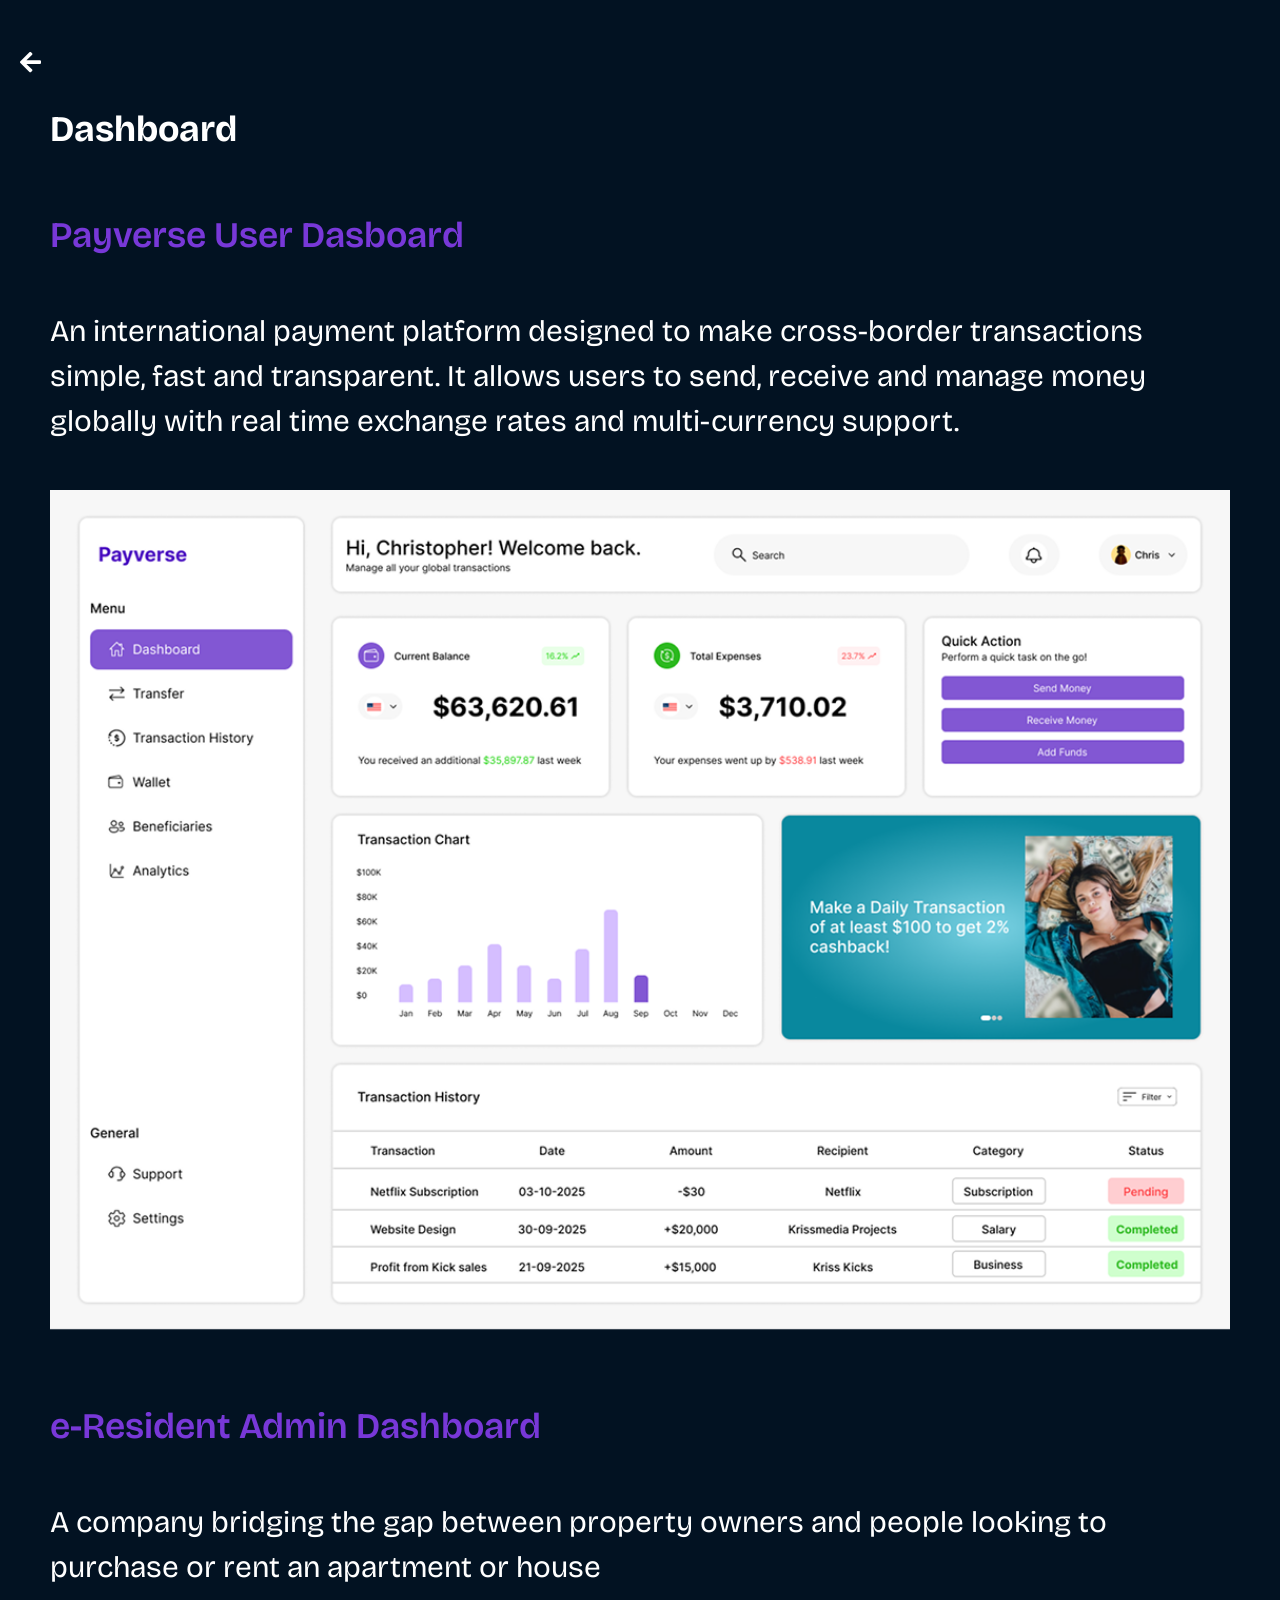
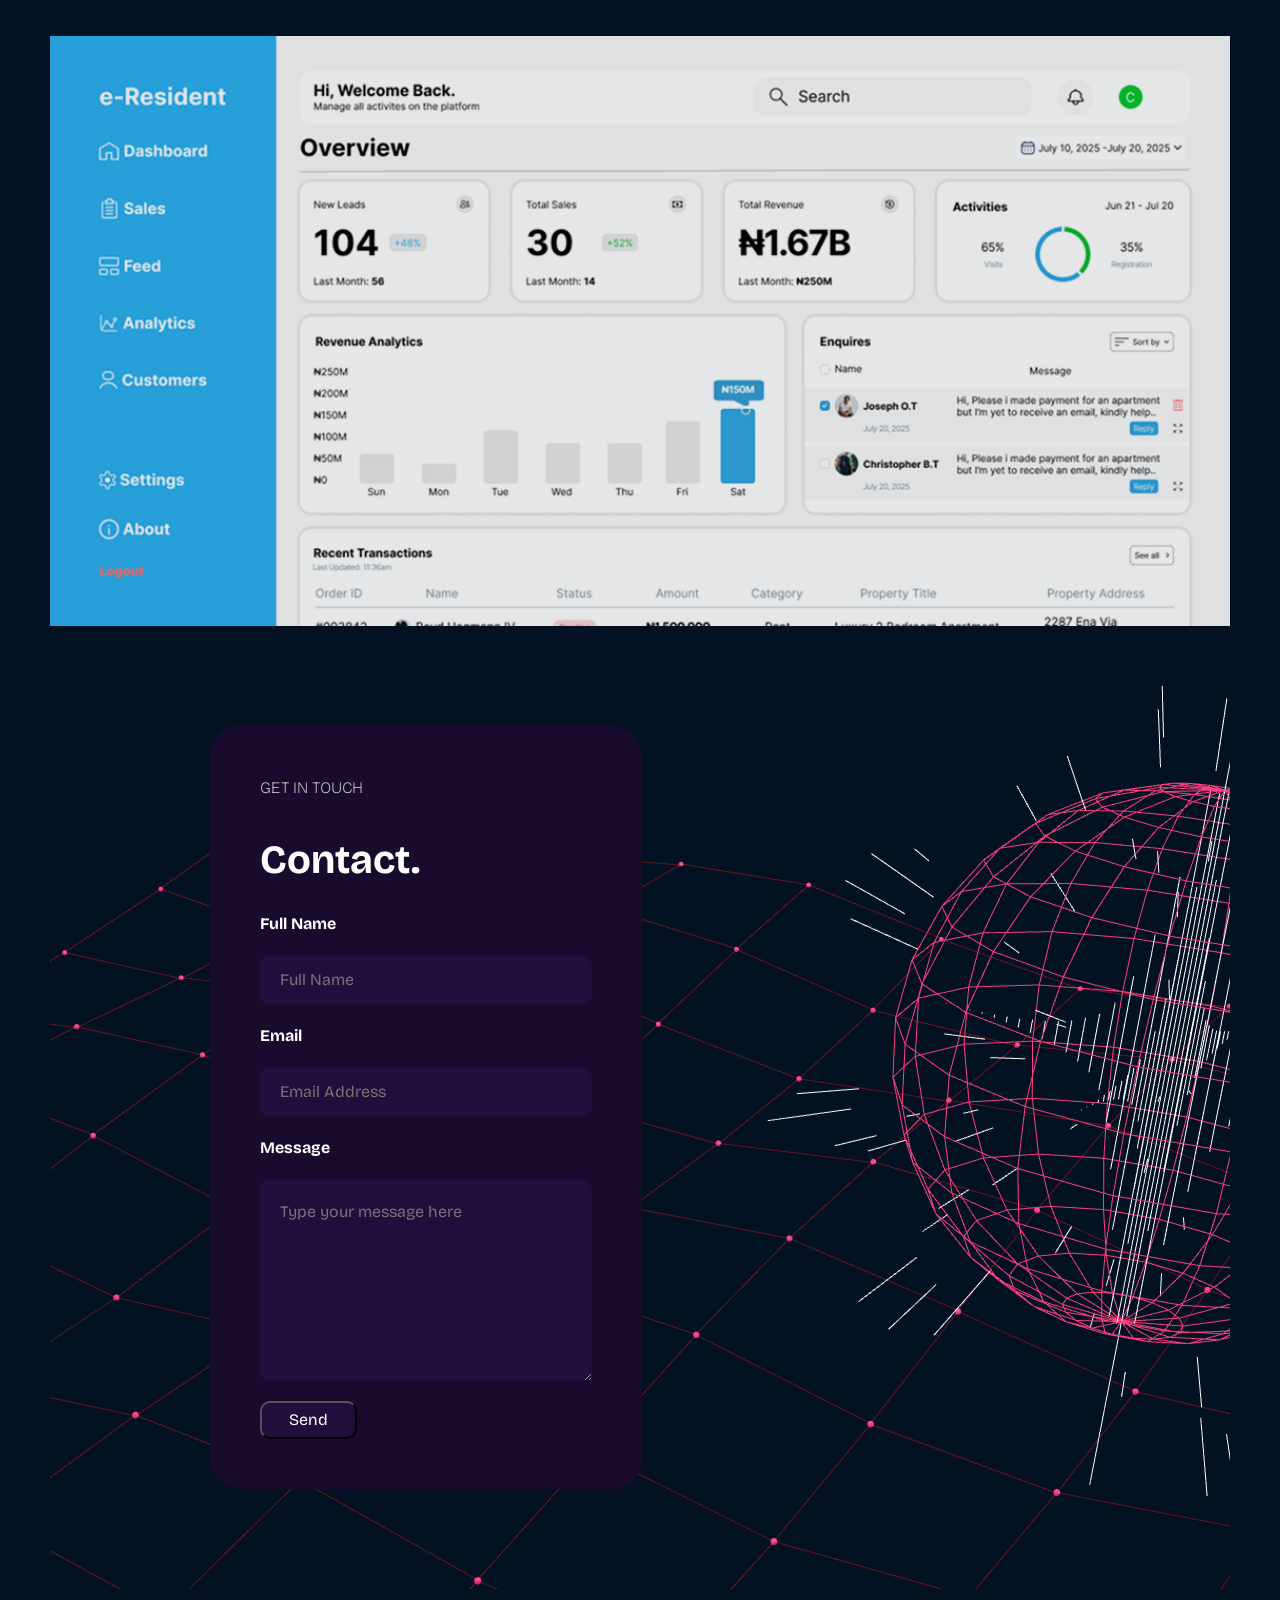
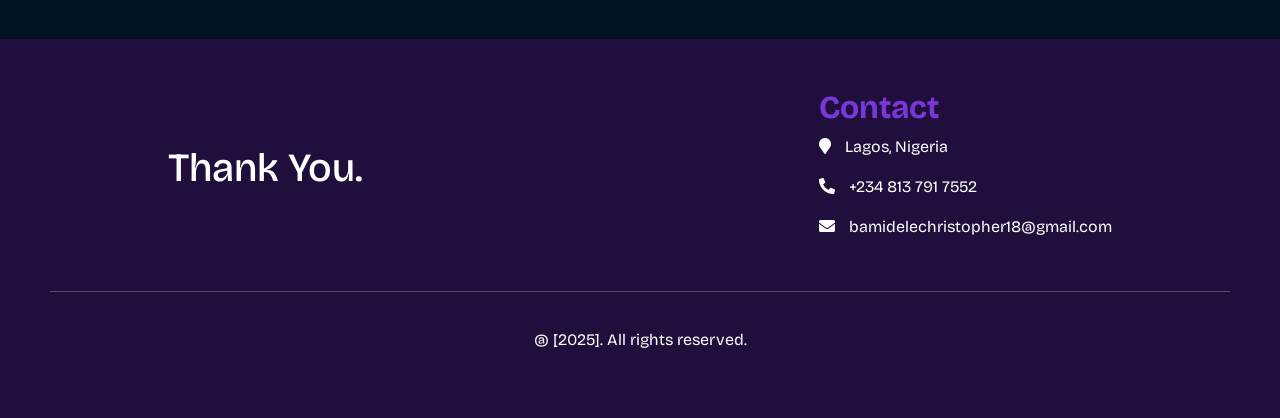
<file: desktopCasestudy.html>
<!DOCTYPE html>
<html lang="en">

<head>
    <meta charset="UTF-8">
    <meta name="viewport" content="width=device-width, initial-scale=1.0">
    <title>Meet Chris</title>
    <link rel="stylesheet" href="desktopCasestudy.css">
    <link rel="preconnect" href="https://fonts.googleapis.com">
    <link rel="preconnect" href="https://fonts.gstatic.com" crossorigin>
    <link
        href="https://fonts.googleapis.com/css2?family=Bricolage+Grotesque:wght@200;300;400;500;600;700;800&display=swap"
        rel="stylesheet">
    <link href='https://cdn.jsdelivr.net/npm/boxicons@2.0.5/css/boxicons.min.css' rel='stylesheet'>
    <link rel="stylesheet" href="https://cdnjs.cloudflare.com/ajax/libs/font-awesome/6.0.0-beta3/css/all.min.css">
    <link rel="stylesheet" href="https://cdnjs.cloudflare.com/ajax/libs/font-awesome/5.15.3/css/all.min.css"
        integrity="sha512-iBBXm8fW90+nuLcSKlbmrPcLa0OT92xO1BIsZ+ywDWZCvqsWgccV3gFoRBv0z+8dLJgyAHIhR35VZc2oM/gI1w=="
        crossorigin="anonymous" referrerpolicy="no-referrer" />
    <link href="https://cdn.jsdelivr.net/npm/bootstrap@5.3.6/dist/css/bootstrap.min.css" rel="stylesheet"
        integrity="sha384-4Q6Gf2aSP4eDXB8Miphtr37CMZZQ5oXLH2yaXMJ2w8e2ZtHTl7GptT4jmndRuHDT" crossorigin="anonymous">
</head>

<body>
    <div class="backArrow">
        <a href="/index.html">
            <i class="fas fa-arrow-left"></i>
        </a>
    </div>

    <main>
        <h1 class="title">Dashboard</h1>

        <div class="con">
            <p class="con-title">Payverse User Dasboard</p>
            <p class="con-info">
                An international payment platform designed to make cross-border transactions simple, fast and
                transparent.
                It allows users to send, receive and manage money globally with real time exchange rates and
                multi-currency
                support.
            </p>

            <div>
                <img src="./images/payversedashboard.png" alt="" width="100%">
            </div>
        </div>

        <div class="con" style="margin-top: 20px;">
            <p class="con-title">e-Resident Admin Dashboard</p>
            <p class="con-info">
                A company bridging the gap between property owners and people looking to purchase or rent an apartment
                or house
            </p>

            <div>
                <img src="./images/eresdashboard.png" alt="" width="100%">
            </div>
        </div>

        <section class="contact" id="contact">
            <div class="form-container">
                <p>GET IN TOUCH</p>
                <h1>Contact.</h1>
                <form target="_blank" action="https://formsubmit.co/987a7e7a7b705972b32bbd9bf30fa840" method="post">
                    <label for="fullName">Full Name</label>
                    <input type="text" id="fullName" placeholder="Full Name" required>
                    <label for="email">Email</label>
                    <input type="email" id="email" placeholder="Email Address" required>
                    <label for="message">Message</label>
                    <textarea id="message" placeholder="Type your message here" required></textarea>
                    <button type="submit">Send</button>
                </form>
            </div>
        </section>
    </main>

    <footer>
        <div class="footer-con">
            <h1>
                Thank You.
            </h1>

            <div>
                <h2 style="color: #7838D8; font-weight: bold;">Contact</h2>
                <p><i class="fas fa-map-marker" style="margin-right: 10px !important;"></i> Lagos, Nigeria</p>
                <p><i class="fas fa-phone-alt" style="margin-right: 10px !important;"></i> +234 813 791 7552</p>
                <p><i class="fas fa-envelope" style="margin-right: 10px !important;"></i>
                    bamidelechristopher18@gmail.com</p>

            </div>
        </div>

        <hr>
        <p class="copy">@ [2025]. All rights reserved.</p>
    </footer>

    <script src="three.r134.min.js"></script>
    <script src="vanta.globe.min.js"></script>
    <script src="scripts.js"></script>
</body>

</html>
</file>
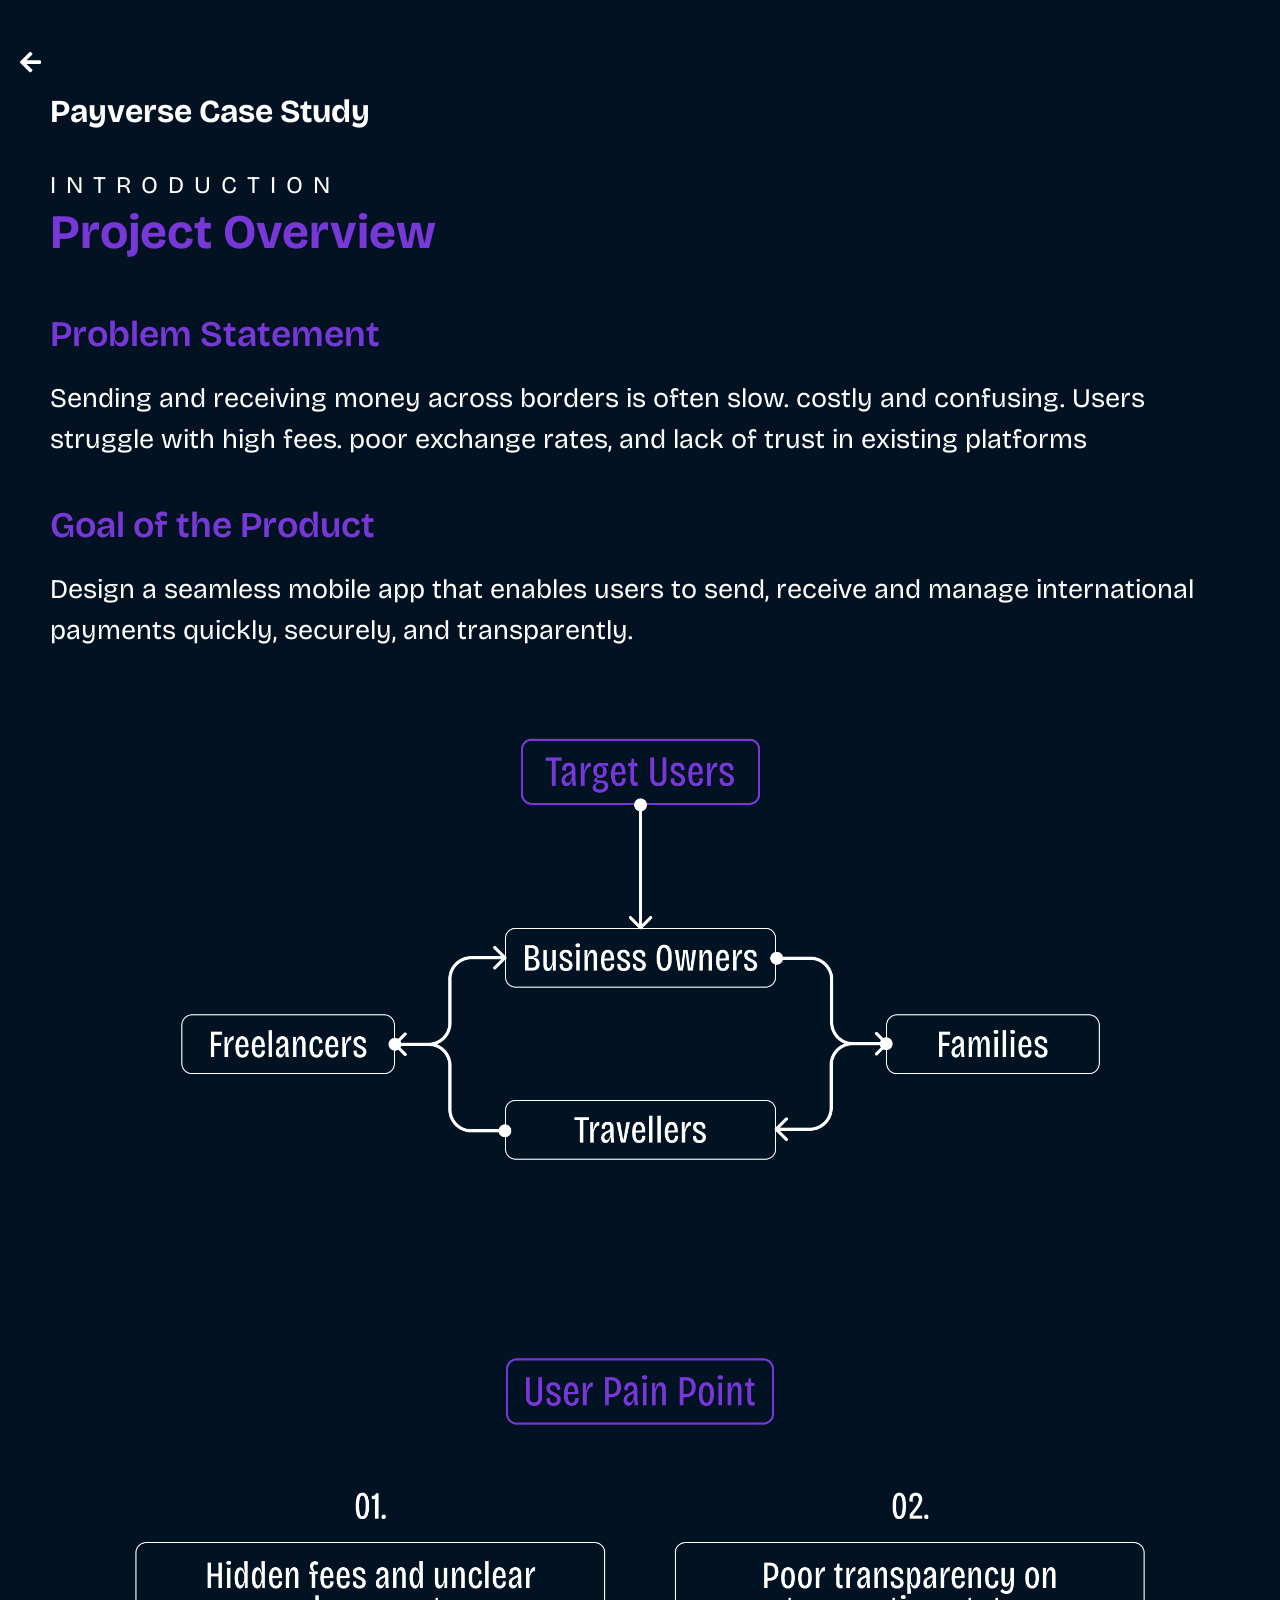
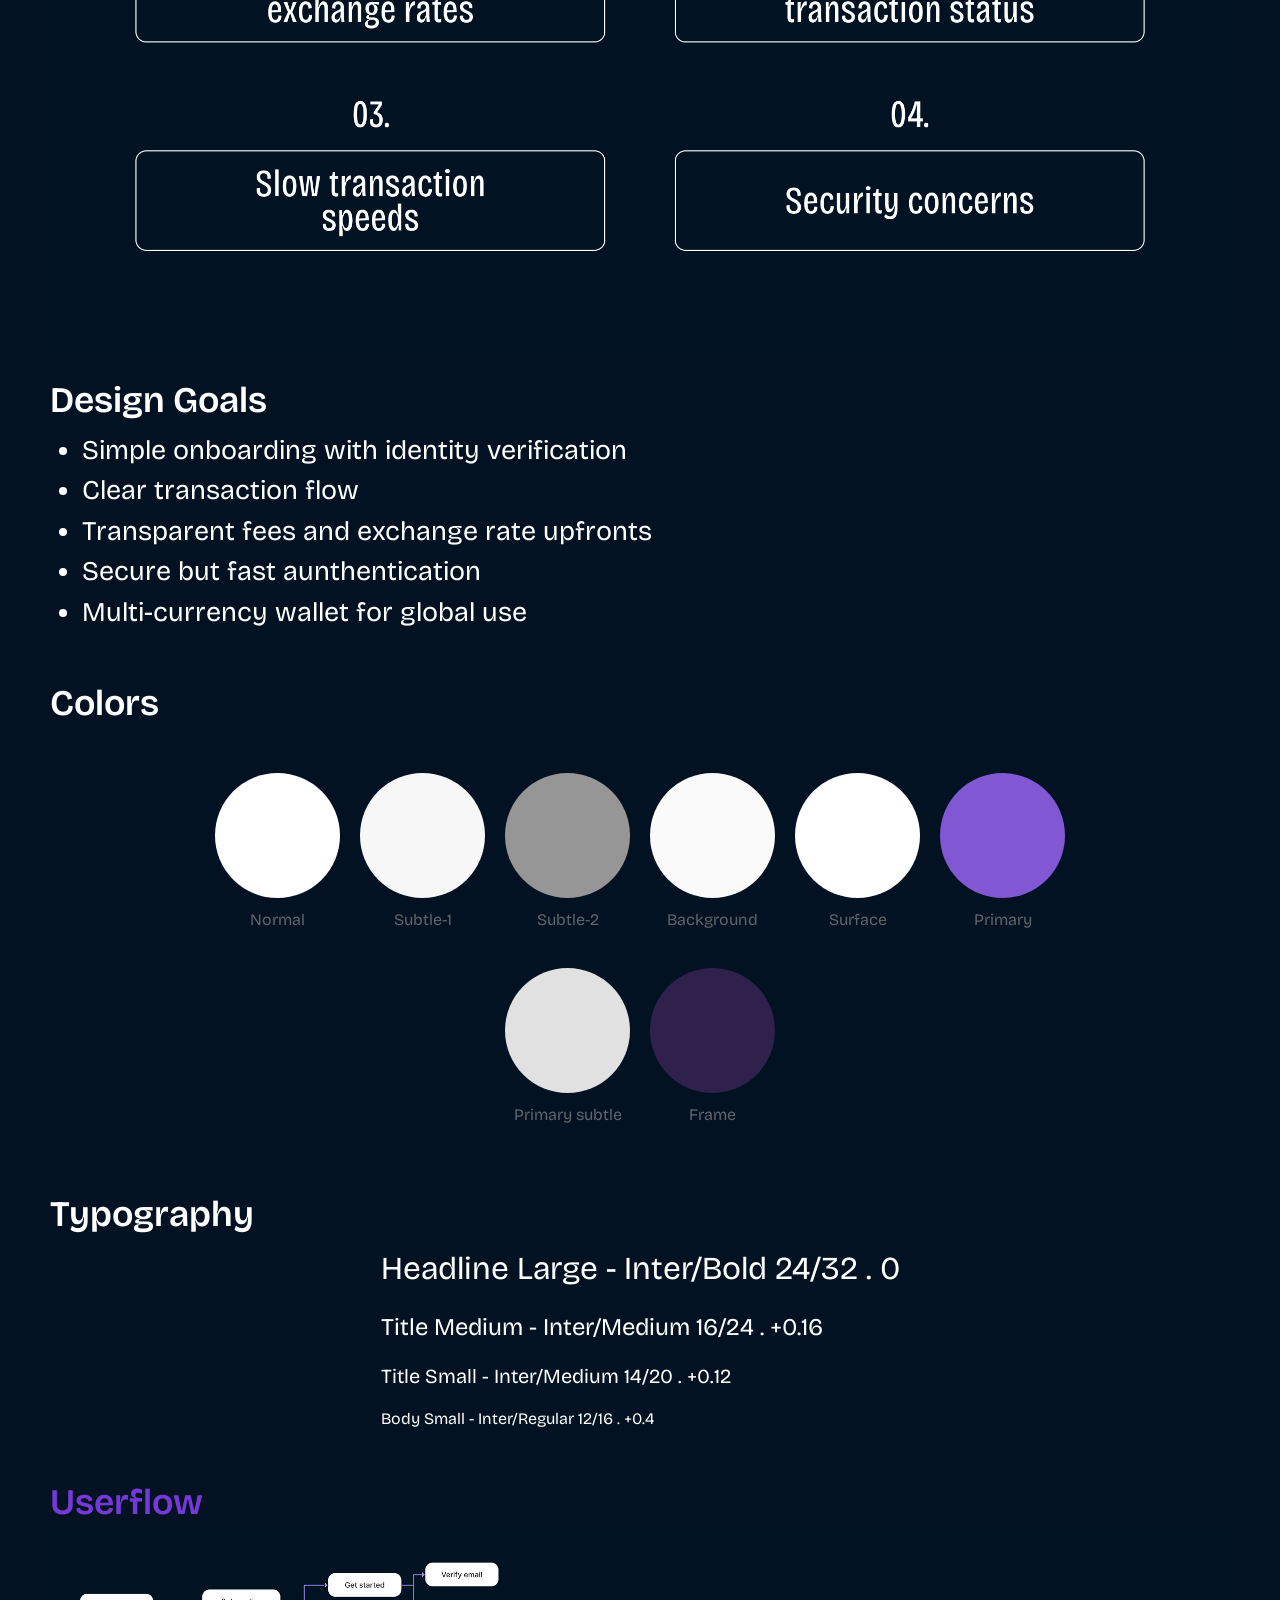
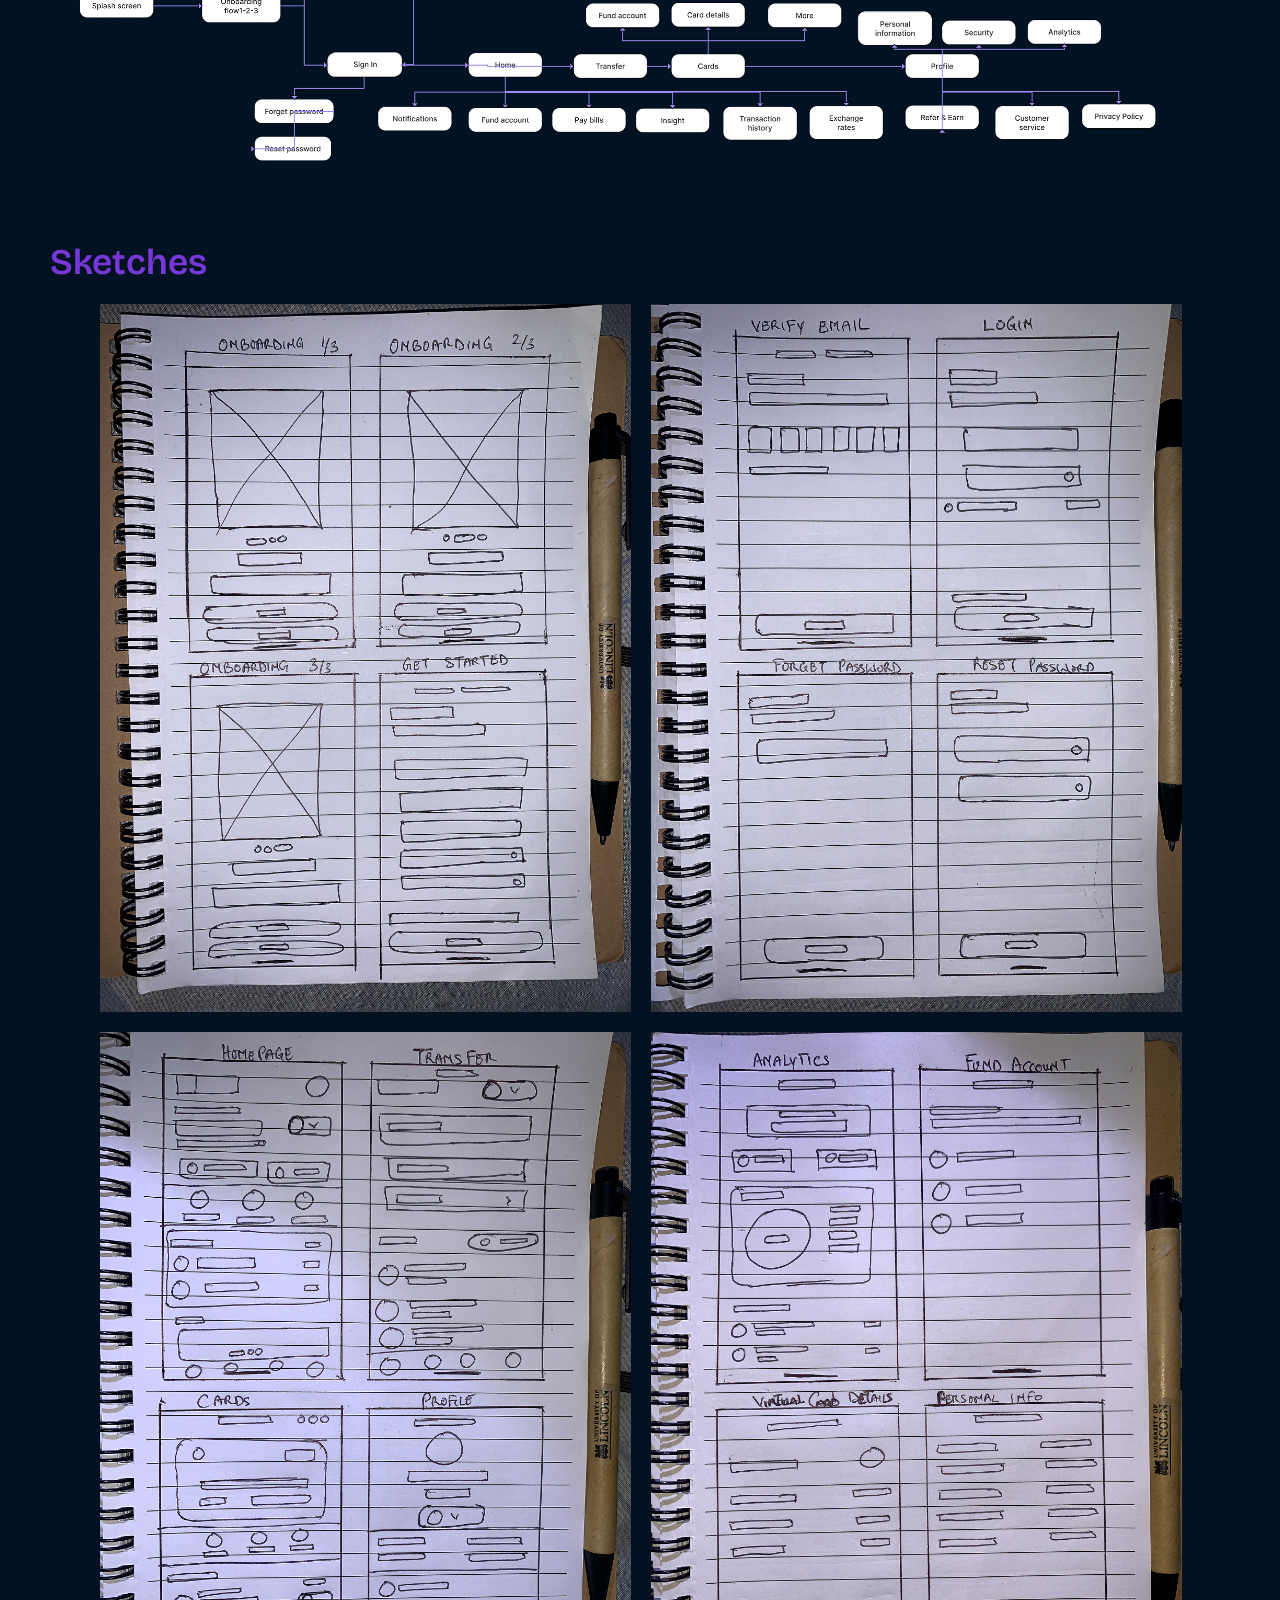
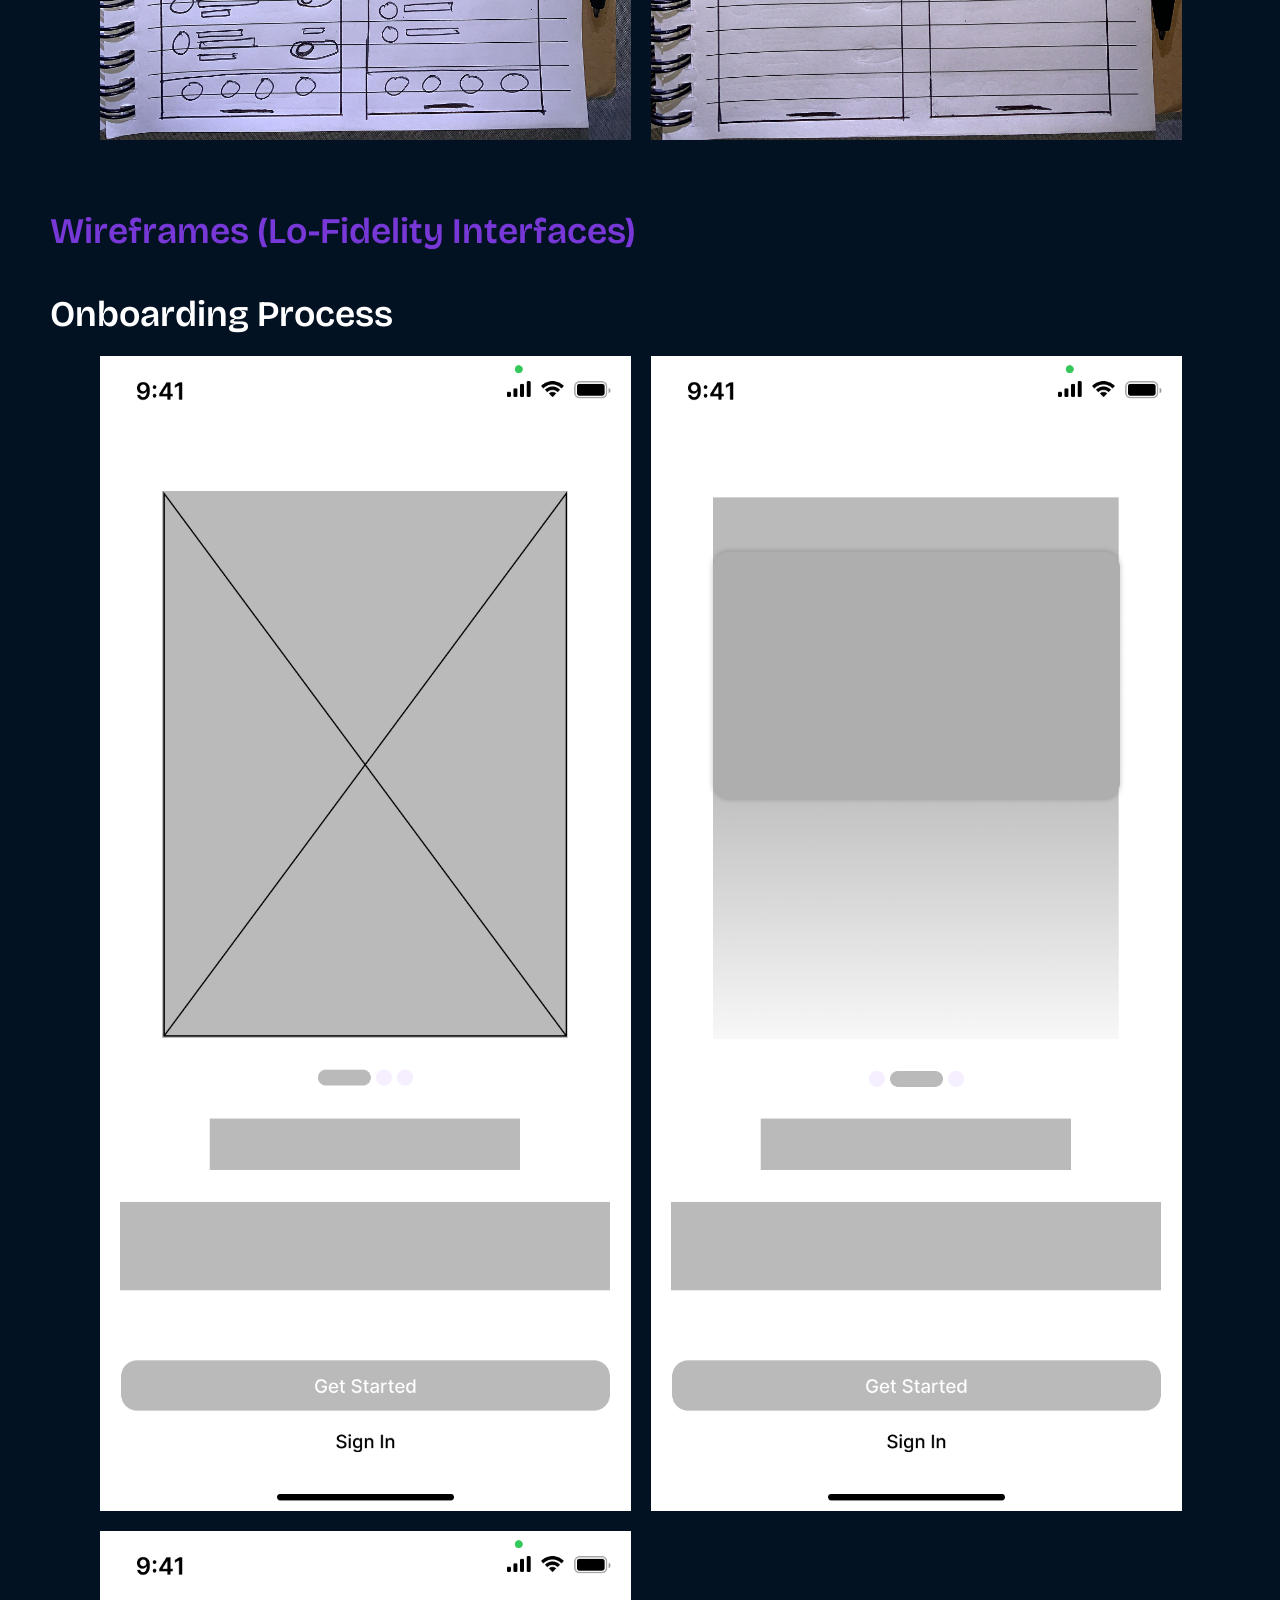
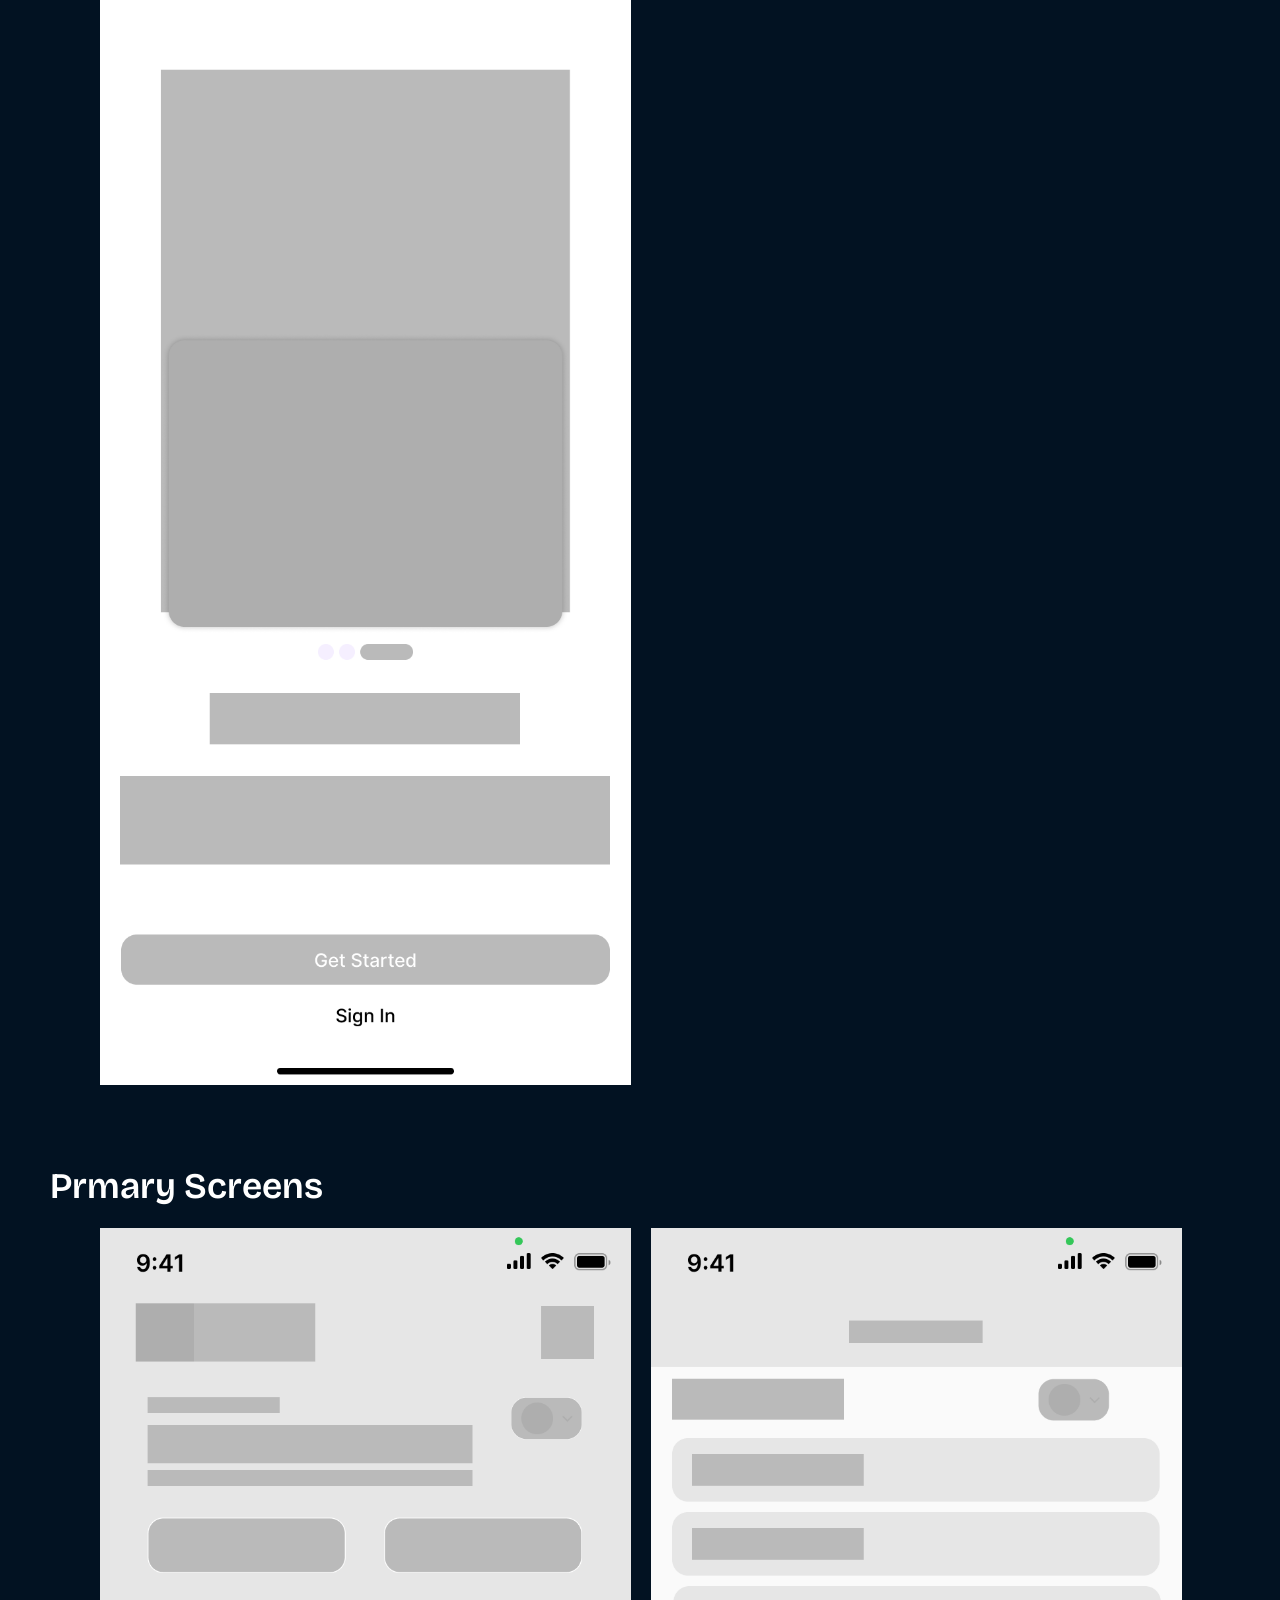
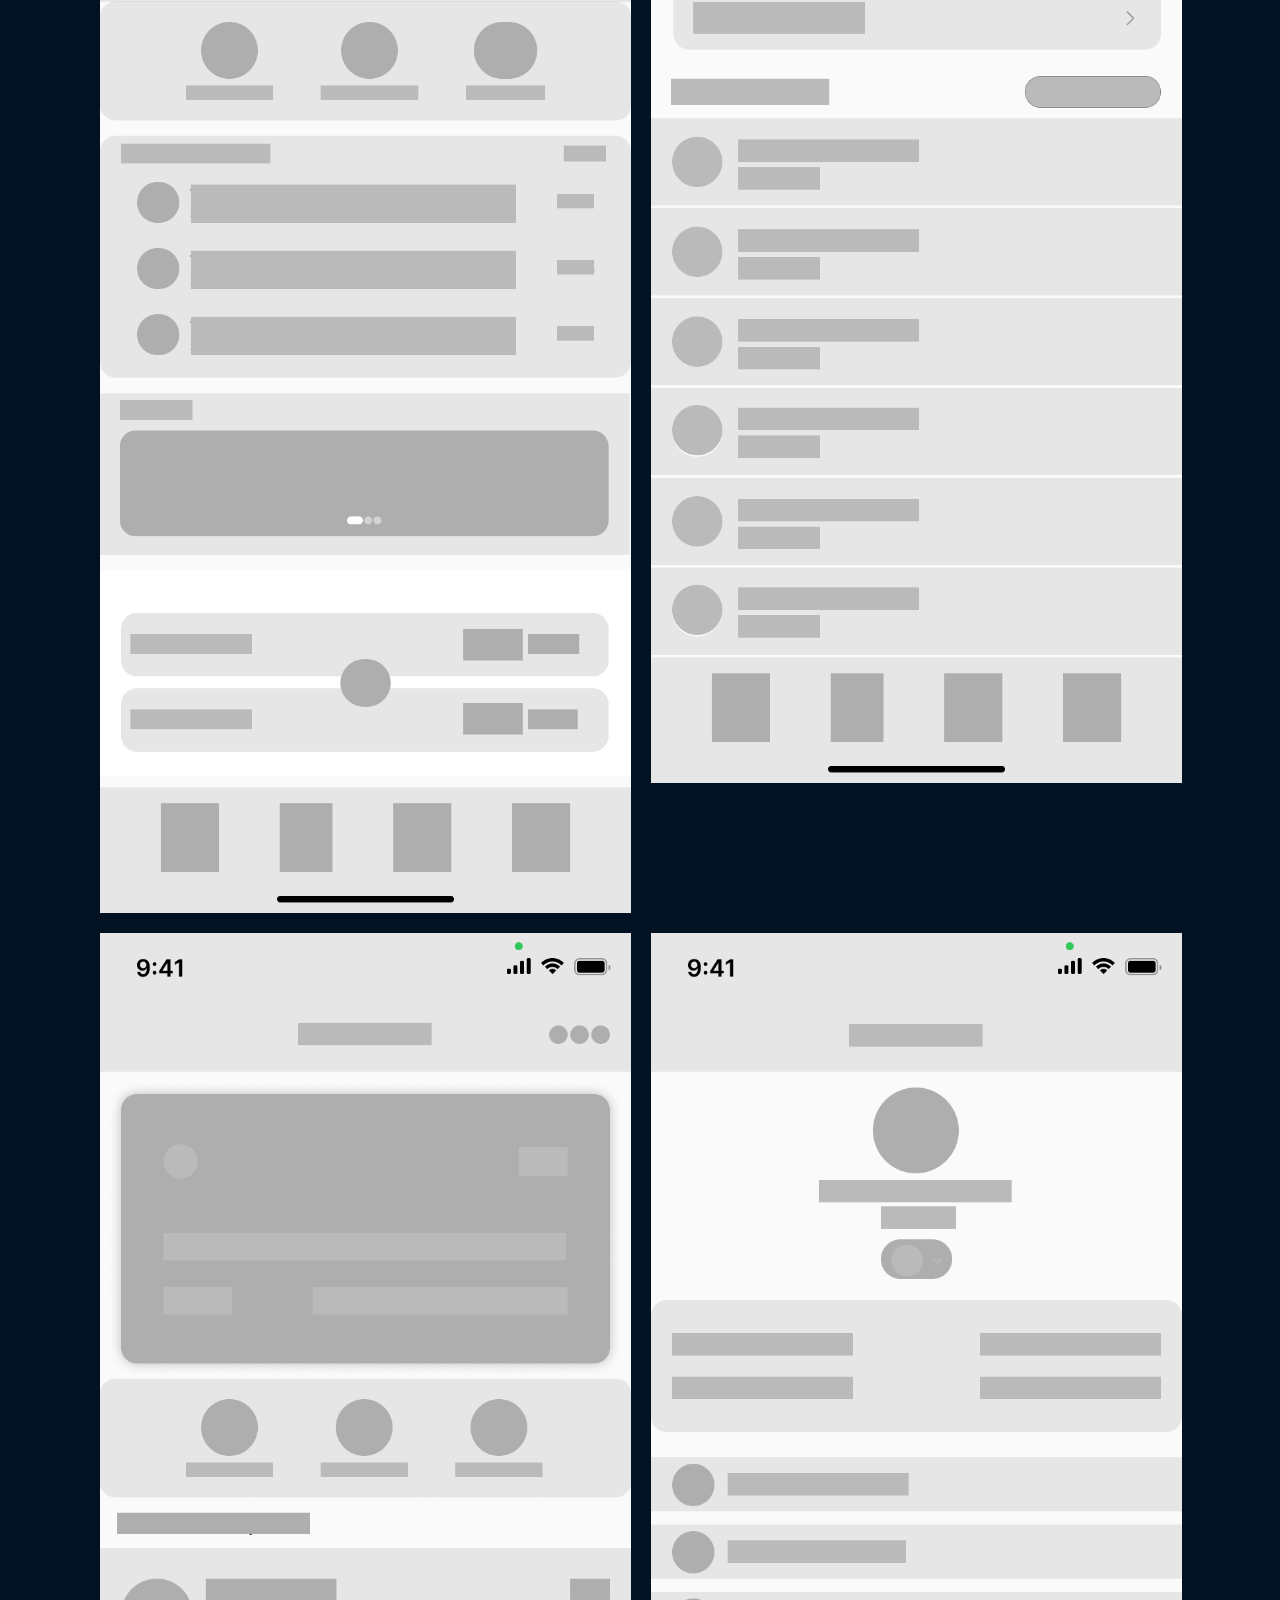
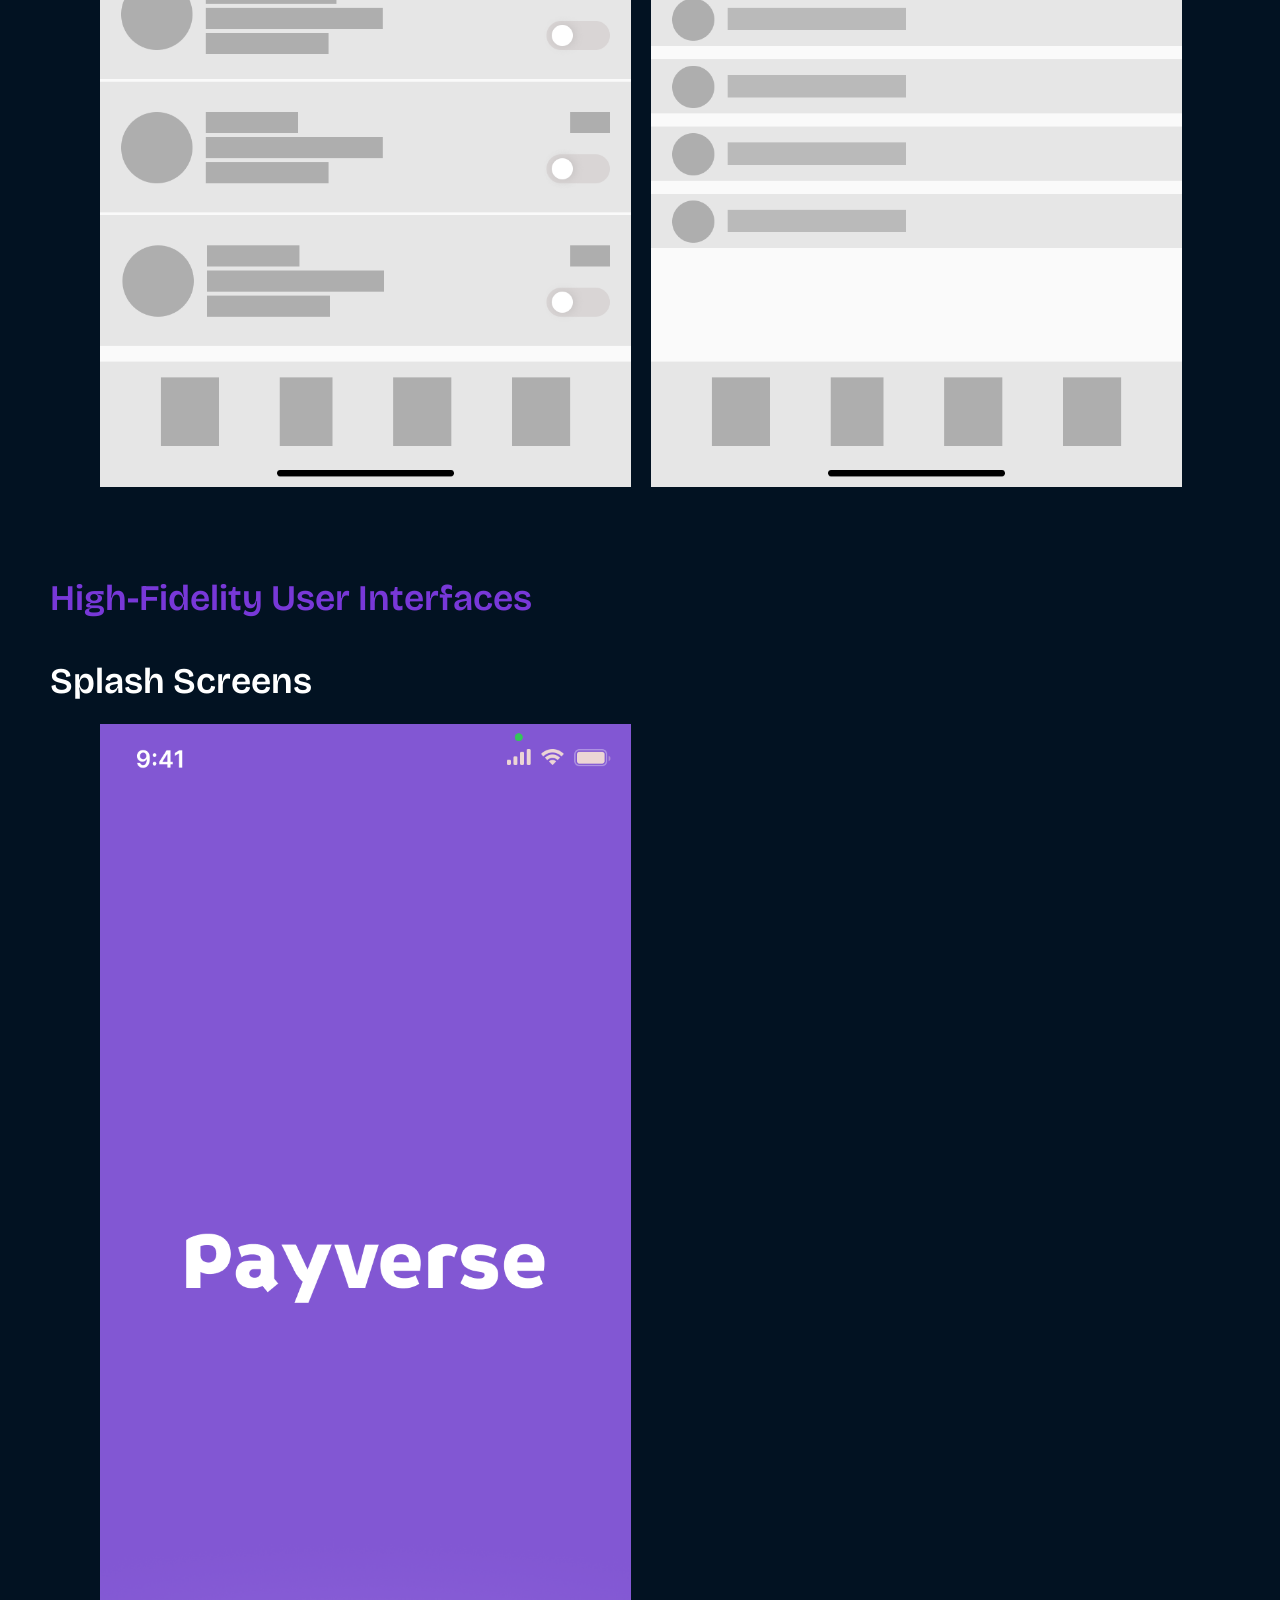
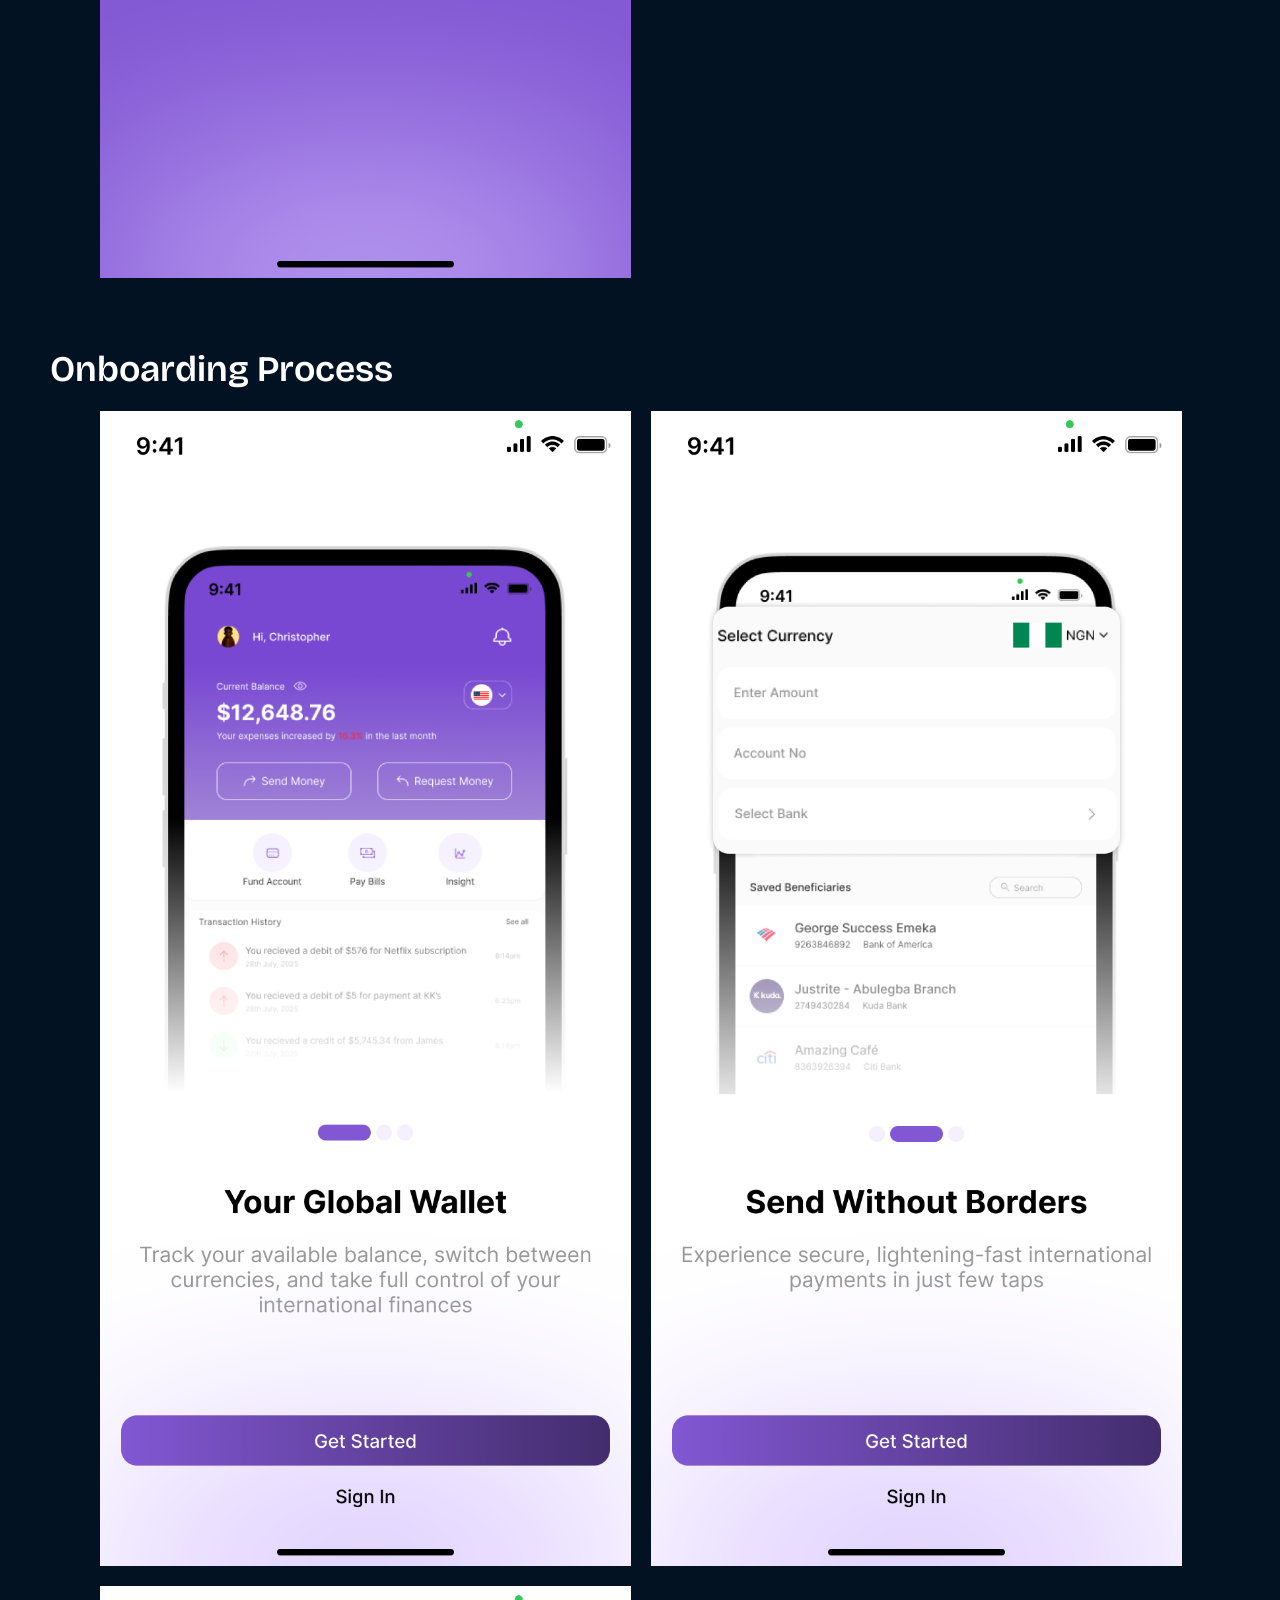
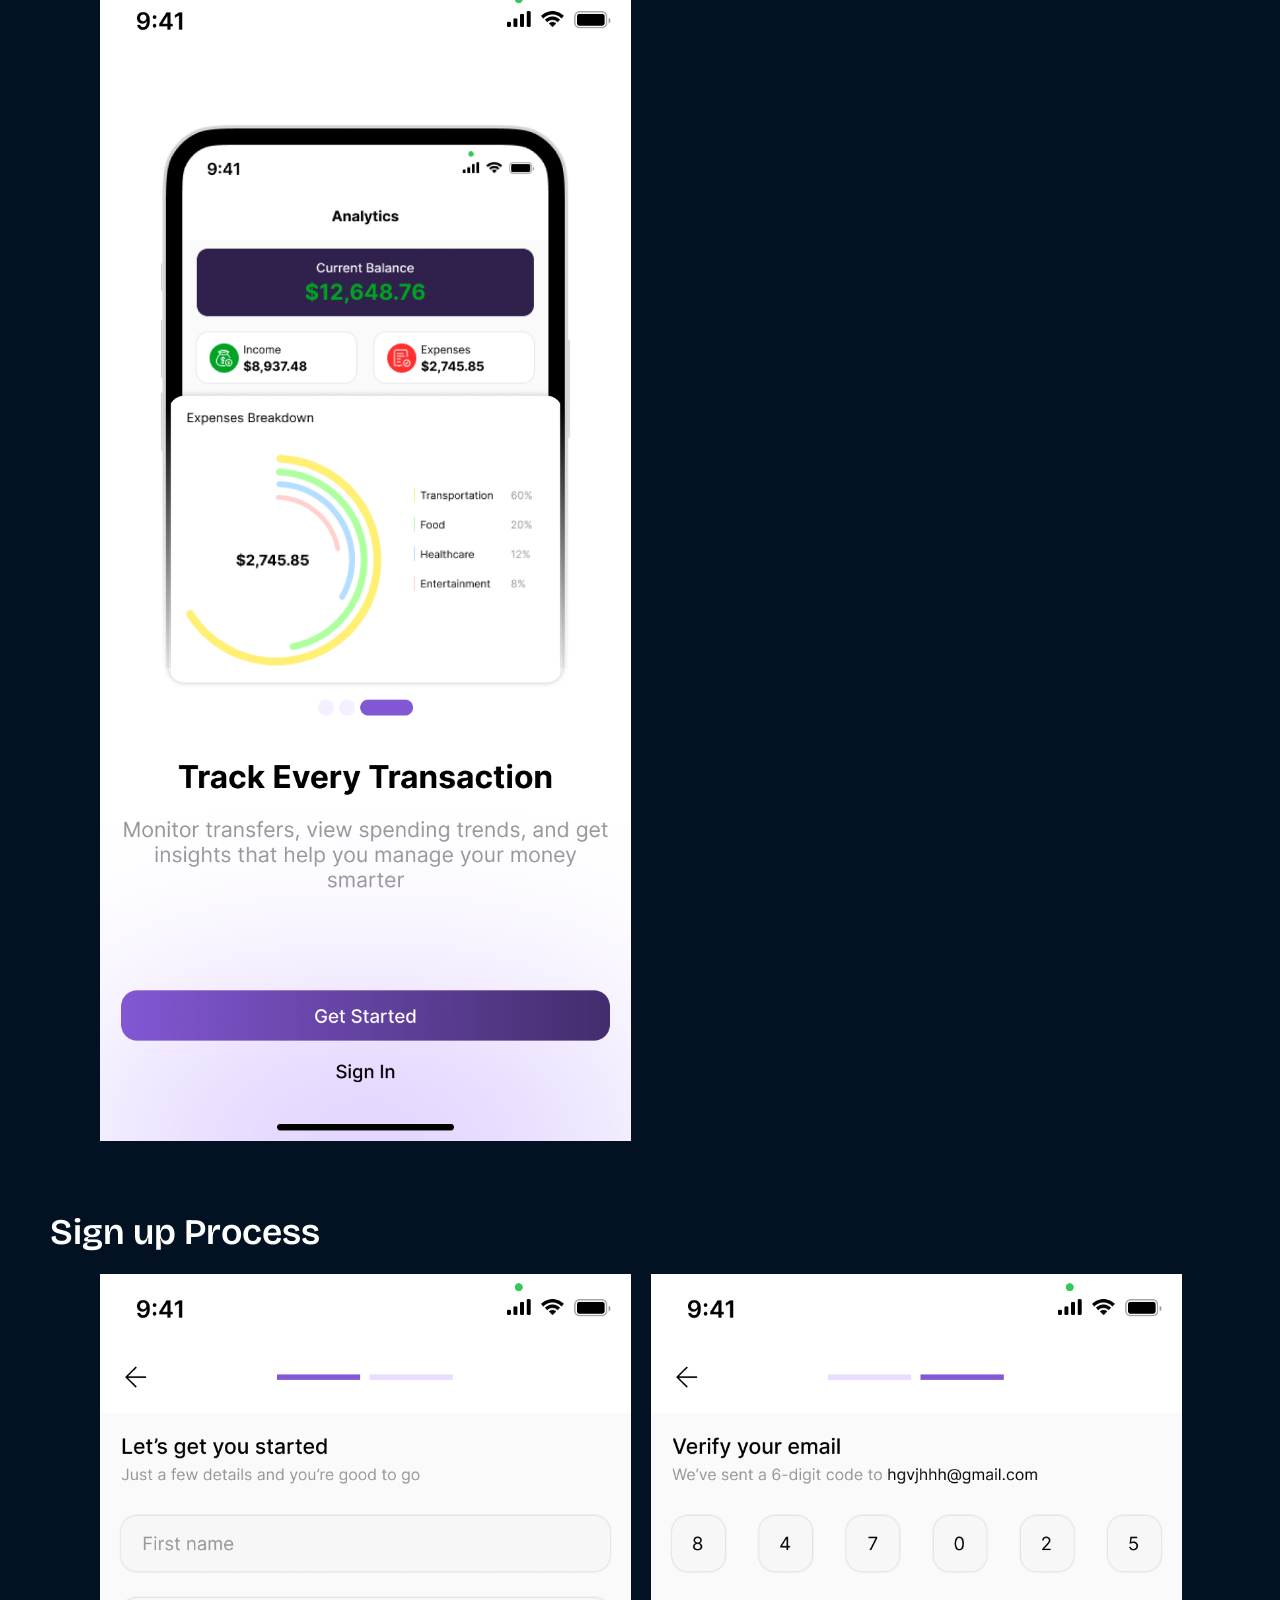
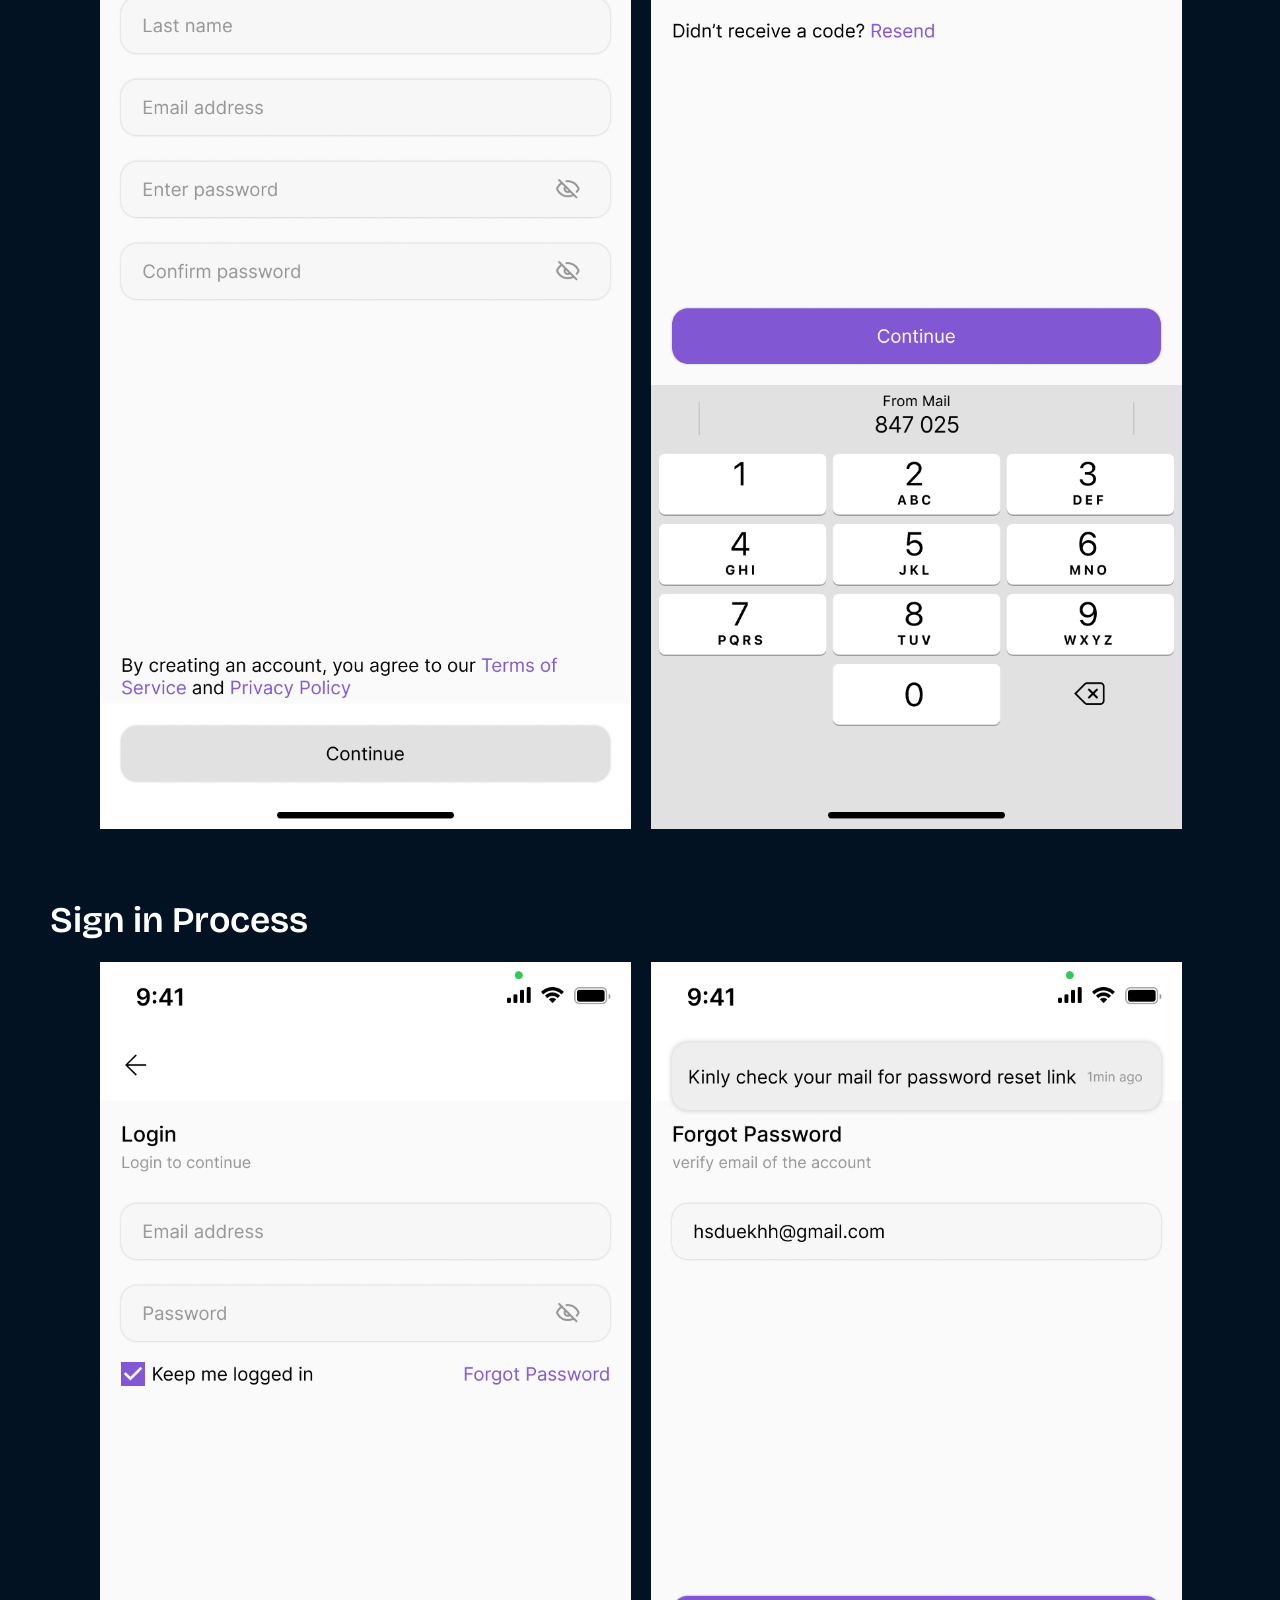
<file: mobileCasestudy.html>
<!DOCTYPE html>
<html lang="en">

<head>
    <meta charset="UTF-8">
    <meta name="viewport" content="width=device-width, initial-scale=1.0">
    <title>Meet Chris</title>
    <link rel="stylesheet" href="mobileCasestudy.css">
    <link rel="preconnect" href="https://fonts.googleapis.com">
    <link rel="preconnect" href="https://fonts.gstatic.com" crossorigin>
    <link
        href="https://fonts.googleapis.com/css2?family=Bricolage+Grotesque:wght@200;300;400;500;600;700;800&display=swap"
        rel="stylesheet">
    <link href='https://cdn.jsdelivr.net/npm/boxicons@2.0.5/css/boxicons.min.css' rel='stylesheet'>
    <link rel="stylesheet" href="https://cdnjs.cloudflare.com/ajax/libs/font-awesome/6.0.0-beta3/css/all.min.css">
    <link rel="stylesheet" href="https://cdnjs.cloudflare.com/ajax/libs/font-awesome/5.15.3/css/all.min.css"
        integrity="sha512-iBBXm8fW90+nuLcSKlbmrPcLa0OT92xO1BIsZ+ywDWZCvqsWgccV3gFoRBv0z+8dLJgyAHIhR35VZc2oM/gI1w=="
        crossorigin="anonymous" referrerpolicy="no-referrer" />
    <link href="https://cdn.jsdelivr.net/npm/bootstrap@5.3.6/dist/css/bootstrap.min.css" rel="stylesheet"
        integrity="sha384-4Q6Gf2aSP4eDXB8Miphtr37CMZZQ5oXLH2yaXMJ2w8e2ZtHTl7GptT4jmndRuHDT" crossorigin="anonymous">
</head>

<body>
    <div class="backArrow">
        <a href="/index.html">
            <i class="fas fa-arrow-left"></i>
        </a>
    </div>
    <main>
        <div class="introduction">
            <p>Payverse Case Study</p>
            <p>INTRODUCTION</p>
            <p>Project Overview</p>
        </div>

        <div class="con" style="margin-top: 20px;">
            <p class="con-title">Problem Statement</p>
            <p class="con-info">
                Sending and receiving money across borders is often slow. costly and confusing. Users struggle with high
                fees. poor exchange rates, and lack of trust in existing platforms
            </p>
        </div>
        <div class="con" style="margin-top: 20px;">
            <p class="con-title">Goal of the Product</p>
            <p class="con-info">
                Design a seamless mobile app that enables users to send, receive and manage international payments
                quickly, securely, and transparently.
            </p>
        </div>

        <div>
            <img src="./images/targetuser2.png" alt="" width="100%">
        </div>
        <div>
            <img src="./images/userpainpoint2.png" alt="" width="100%">
        </div>
        <div style="color: white;">
            <h2 class="con-title" style="color: white; margin-top: 30px;">
                Design Goals
            </h2>
            <ul>
                <li class="con-info">Simple onboarding with identity verification</li>
                <li class="con-info">Clear transaction flow</li>
                <li class="con-info">Transparent fees and exchange rate upfronts</li>
                <li class="con-info">Secure but fast aunthentication</li>
                <li class="con-info">Multi-currency wallet for global use</li>
            </ul>
        </div>

        <h2 class="con-title" style="color: white; margin-top: 50px;">
            Colors
        </h2>
        <div class="colors">
            <div class="color">
                <div></div>
                <p>Normal</p>
            </div>

            <div class="color">
                <div style="background-color: #F7F7F7;"></div>
                <p>Subtle-1</p>
            </div>

            <div class="color">
                <div style="background-color: #969696;"></div>
                <p>Subtle-2</p>
            </div>

            <div class="color">
                <div style="background-color: #FAFAFA;"></div>
                <p>Background</p>
            </div>

            <div class="color">
                <div></div>
                <p>Surface</p>
            </div>

            <div class="color">
                <div style="background-color: #8257D3;"></div>
                <p>Primary</p>
            </div>

            <div class="color">
                <div style="background-color: #E1E1E1;"></div>
                <p>Primary subtle</p>
            </div>

            <div class="color">
                <div style="background-color: #2F204C;"></div>
                <p>Frame</p>
            </div>
        </div>

        <h2 class="con-title" style="color: white; margin-top: 50px;">
            Typography
        </h2>
        <div style="color: white;" class="typo">
            <p style="font-size: 32px;">Headline Large - Inter/Bold 24/32 . 0</p>
            <p style="font-size: 24px; ">Title Medium - Inter/Medium 16/24 . +0.16 </p>
            <p style="font-size: 20px; ">Title Small - Inter/Medium 14/20 . +0.12 </p>
            <p style="font-size: 16px; ">Body Small - Inter/Regular 12/16 . +0.4 </p>
        </div>

        <h2 class="con-title" style="margin-top: 50px;">
            Userflow
        </h2>
        <div>
            <img src="./images/userflow2.png" alt="" width="100%">
        </div>
        <h2 class="con-title" style="margin-top: 50px; margin-bottom: 20px;">
            Sketches
        </h2>
        <div class="sketch img">
            <div style="display:inline-block;">
                <img src="./images/sketch1.png" alt="" width="100%">
            </div>
            <div style="display:inline-block;">
                <img src="./images/sketch2.png" alt="" width="100%">
            </div>
            <div style="display:inline-block;">
                <img src="./images/sketch3.png" alt="" width="100%">
            </div>
            <div style="display:inline-block;">
                <img src="./images/sketch4.png" alt="" width="100%">
            </div>
        </div>

        <h2 class="con-title" style="margin-top: 70px;">
            Wireframes (Lo-Fidelity Interfaces)
        </h2>
        <h2 class="con-title" style="margin-top: 40px; color: white; margin-bottom: 20px;">
            Onboarding Process
        </h2>

        <div class="lofi img">
            <div style="display:inline-block;">
                <img src="./images/lofi1.png" alt="" width="100%">
            </div>
            <div style="display:inline-block;">
                <img src="./images/lofi2.png" alt="" width="100%">
            </div>
            <div style="display:inline-block;">
                <img src="./images/lofi3.png" alt="" width="100%">
            </div>
        </div>

        <h2 class="con-title" style="margin-top: 80px; margin-bottom: 20px; color: white;">
            Prmary Screens
        </h2>

        <div class="primary img">
            <div style="display:inline-block;">
                <img src="./images/primary1.png" alt="" width="100%">
            </div>
            <div style="display:inline-block;">
                <img src="./images/primary2.png" alt="" width="100%">
            </div>
            <div style="display:inline-block;">
                <img src="./images/primary3.png" alt="" width="100%">
            </div>
            <div style="display:inline-block;">
                <img src="./images/primary4.png" alt="" width="100%">
            </div>
        </div>

        <h2 class="con-title" style="margin-top: 90px;">
            High-Fidelity User Interfaces
        </h2>
        <h2 class="con-title" style="margin-top: 40px; color: white; margin-bottom: 20px;">
            Splash Screens
        </h2>
        <div class="img">
            <div style="display:inline-block;">
                <img src="./images/splash.png" alt="" width="100%">
            </div>
        </div>

        <h2 class="con-title" style="margin-top: 70px; color: white; margin-bottom: 20px;">
            Onboarding Process
        </h2>

        <div class="primary img">
            <div style="display:inline-block;">
                <img src="./images/onb1.png" alt="" width="100%">
            </div>
            <div style="display:inline-block;">
                <img src="./images/onb2.png" alt="" width="100%">
            </div>
            <div style="display:inline-block;">
                <img src="./images/onb3.png" alt="" width="100%">
            </div>
        </div>

        <h2 class="con-title" style="margin-top: 70px; color: white; margin-bottom: 20px;">
            Sign up Process
        </h2>

        <div class="primary img">
            <div style="display:inline-block;">
                <img src="./images/Signup1.png" alt="" width="100%">
            </div>
            <div style="display:inline-block;">
                <img src="./images/Signup2.png" alt="" width="100%">
            </div>
        </div>

        <h2 class="con-title" style="margin-top: 70px; color: white; margin-bottom: 20px;">
            Sign in Process
        </h2>

        <div class="primary img">
            <div style="display:inline-block;">
                <img src="./images/Signin1.png" alt="" width="100%">
            </div>
            <div style="display:inline-block;">
                <img src="./images/Signin2.png" alt="" width="100%">
            </div>
            <div style="display:inline-block;">
                <img src="./images/Signin3.png" alt="" width="100%">
            </div>
        </div>

        <h2 class="con-title" style="margin-top: 70px; color: white; margin-bottom: 20px;">
            Primary Screens
        </h2>

        <div class="primary img">
            <div style="display:inline-block;">
                <img src="./images/pri1.png" alt="" width="100%">
            </div>
            <div style="display:inline-block;">
                <img src="./images/pri2.png" alt="" width="100%">
            </div>
            <div style="display:inline-block;">
                <img src="./images/pri3.png" alt="" width="100%">
            </div>
            <div style="display:inline-block;">
                <img src="./images/pri4.png" alt="" width="100%">
            </div>
        </div>

        <h2 class="con-title" style="margin-top: 70px; color: white; margin-bottom: 20px;">
            Other Screens
        </h2>
        <div class="primary img">
            <div style="display:inline-block;">
                <img src="./images/oth1.png" alt="" width="100%">
            </div>
            <div style="display:inline-block;">
                <img src="./images/oth2.png" alt="" width="100%">
            </div>
            <div style="display:inline-block;">
                <img src="./images/oth3.png" alt="" width="100%">
            </div>
            <div style="display:inline-block;">
                <img src="./images/oth4.png" alt="" width="100%">
            </div>
            <div style="display:inline-block;">
                <img src="./images/oth5.png" alt="" width="100%">
            </div>
            <div style="display:inline-block;">
                <img src="./images/oth6.png" alt="" width="100%">
            </div>
        </div>

        <section class="contact" id="contact">
            <div class="form-container">
                <p>GET IN TOUCH</p>
                <h1>Contact.</h1>
                <form target="_blank" action="https://formsubmit.co/987a7e7a7b705972b32bbd9bf30fa840" method="post">
                    <label for="fullName">Full Name</label>
                    <input type="text" id="fullName" placeholder="Full Name" required>
                    <label for="email">Email</label>
                    <input type="email" id="email" placeholder="Email Address" required>
                    <label for="message">Message</label>
                    <textarea id="message" placeholder="Type your message here" required></textarea>
                    <button type="submit">Send</button>
                </form>
            </div>
        </section>
    </main>

    <footer>
        <div class="footer-con">
            <h1>
                Thank You.
            </h1>

            <div>
                <h2 style="color: #7838D8; font-weight: bold;">Contact</h2>
                <p><i class="fas fa-map-marker" style="margin-right: 10px !important;"></i> Lagos, Nigeria</p>
                <p><i class="fas fa-phone-alt" style="margin-right: 10px !important;"></i> +234 813 791 7552</p>
                <p><i class="fas fa-envelope" style="margin-right: 10px !important;"></i>
                    bamidelechristopher18@gmail.com</p>

            </div>
        </div>

        <hr>
        <p class="copy">@ [2025]. All rights reserved.</p>
    </footer>

    <script src="three.r134.min.js"></script>
    <script src="vanta.globe.min.js"></script>
    <script src="scripts.js"></script>
</body>

</html>
</file>
<file: desktopCasestudy.css>
* {
    margin: 0;
    padding: 0;
    box-sizing: border-box;
}

body {
    font-family: 'Bricolage Grotesque', sans-serif !important;
    background-color: #021222 !important;
}

.backArrow {
    margin-top: 50px;
    margin-left: 20px;
}

@media screen and (max-width: 768px) {
    .backArrow {
        margin-top: 25px;
        margin-left: 10px;
    }

    .backArrow a i {
        font-size: 10px;
    }
}

.backArrow a {
    color: white;
}

.backArrow a i {
    font-size: 24px;
}

main {
    padding: 10px 50px 50px 50px;
}

@media screen and (max-width: 768px) {
    main {
        padding: 10px 20px 20px 30px;
    }
}

@media screen and (max-width: 500px) {
    main {
        padding: 10px 10px 10px 10px;
    }
}

.title {
    color: white;
    font-size: 36px;
    font-weight: bold;
    padding-top: 20px;
}

.con {
    color: white;
    padding-top: 50px;
}

.con-title {
    color: #7838D8;
    font-size: 36px;
    font-weight: 600;
}

.con-info {
    font-size: 30px;
    padding: 30px 0;
}

@media screen and (max-width: 768px) {
    .con-info {
        font-size: 24px;
        padding: 20px 0;
    }

    .con-title {
        font-size: 33px;
    }

    .con {
        padding-top: 35px;
    }

}

@media screen and (max-width: 500px) {
    .con-info {
        font-size: 18px;
        padding: 5px 0;
    }

    .con-title {
        font-size: 28px;
    }

    .con {
        padding-top: 15px;
    }
}

.contact {
    padding: 100px 50px;
    color: white;
}

.form-container {
    width: 40%;
    display: flex;
    flex-direction: column;
    gap: 20px;
    padding: 50px 50px;
    background-color: #180B2D;
    border-radius: 30px;
    margin-left: 110px !important;
}

.form-container p {
    color: #CECECE;
    font-weight: 200;
}

form button {
    width: 97px;
    height: 38px;
    border-radius: 10px;
    background-color: #200E3C;
    color: white;
}

.form-container h1 {
    font-weight: bolder;
}

form {
    display: flex;
    flex-direction: column;
    gap: 20px;
}

label {
    font-weight: bold;
}

textarea {
    height: 201px;
    border-radius: 10px;
    resize: none;
    border-radius: 10px;
    border: none;
    background-color: #200E3C;
    padding: 20px;
    color: white;
}

input[type="text"],
input[type="email"] {
    height: 48px;
    padding: 0 20px;
    border-radius: 10px;
    border: none;
    background-color: #200E3C;
    color: white;
}

form button:hover {
    background-color: #4c3e63 !important;
}



/* START OF CONTACT SECTION MEDIAQUERY */

@media screen and (max-width: 1024px) {
    .form-container {
        width: 60%;
        margin-left: 50px !important;
    }
}

@media screen and (max-width: 768px) {
    .form-container {
        width: 80%;
        margin: 0 auto !important;
    }
}

@media screen and (max-width: 500px) {

    .form-container {
        width: 95%;
        border-radius: 20px;
    }

    .contact {
        padding: 100px 0;
    }

    label {
        font-size: 14px;
    }

    input[type="text"],
    input[type="email"] {
        height: 35px;
        font-size: 14px;
        border-radius: 6px;
    }

    textarea {
        height: 150px;

    }

    form {
        gap: 15px;
    }

    form button {
        border: 0.5px solid white;
    }

}


/* END OF CONTACT SECTION STYLING */

footer {
    color: white;
    padding: 50px 50px;
    display: flex;
    flex-direction: column;
    /* align-items: center; */
    justify-content: center;
    gap: 20px;
    text-align: center;
    background-color: #200E3C;
}

.footer-con {
    display: flex;
    width: 80%;
    justify-content: space-between;
    align-items: center;
    margin: 0 auto !important;
}

.footer-con div {
    text-align: left;
    color: white;
}

@media screen and (max-width: 768px) {
    .footer-con {
        width: 100%;
    }
}

@media screen and (max-width: 600px) {
    .footer-con div {
        font-size: 16px;
    }

    .footer-con h1 {
        font-size: 20px;
    }

}

@media screen and (max-width: 500px) {

    .footer-con h1 {
        font-size: 25px;
    }

    .footer-con {
        flex-direction: column;
        gap: 20px;
    }

    .footer-con div {
        text-align: center;
    }

    .copy {
        font-size: 10px;
    }

    footer h2 {
        display: none;
    }
}

@media screen and (max-width: 425px) {
    .footer-con div {
        font-size: 13px;
    }
}
</file>
<file: mobileCasestudy.css>
* {
    margin: 0;
    padding: 0;
    box-sizing: border-box;
}

body {
    font-family: 'Bricolage Grotesque', sans-serif !important;
    background-color: #021222 !important;
}

.backArrow {
    margin-top: 50px;
    margin-left: 20px;
}

@media screen and (max-width: 768px) {
    .backArrow {
        margin-top: 25px;
        margin-left: 10px;
    }

    .backArrow a i {
        font-size: 10px;
    }
}

.backArrow a {
    color: white;
}

.backArrow a i {
    font-size: 24px;
}

main {
    padding: 10px 50px 50px 50px;
}

@media screen and (max-width: 768px) {
    main {
        padding: 10px 20px 20px 30px;
    }
}

@media screen and (max-width: 500px) {
    main {
        padding: 10px 10px 10px 10px;
    }
}


.introduction :nth-child(3) {
    font-weight: bolder;
    color: #7838D8;
    font-size: 48px;
}

.introduction :nth-child(2) {
    font-size: 24px;
    color: white;
    letter-spacing: 10px;
    margin-bottom: -7px;
}

.introduction :nth-child(1) {
    font-size: 32px;
    color: white;
    font-weight: bold;
    padding-bottom: 15px;
}

@media screen and (max-width: 768px) {

    .introduction :nth-child(3) {
        font-weight: bolder;
        color: #7838D8;
        font-size: 43px;

    }

    .introduction :nth-child(2) {
        font-size: 20px;
        color: white;
        letter-spacing: 10px;
    }

    .introduction :nth-child(1) {
        font-size: 24px;
        color: white;
    }
}

@media screen and (max-width: 425px) {



    .introduction :nth-child(3) {
        font-weight: bolder;
        color: #7838D8;
        font-size: 30px;
    }

    .introduction :nth-child(2) {
        font-size: 14px;
        color: white;
        letter-spacing: 6px;
    }

    .introduction :nth-child(1) {
        font-size: 18px;
        color: white;
    }
}

.con {
    color: white;
    padding-top: 20px;
}

.con-title {
    color: #7838D8;
    font-size: 36px;
    font-weight: 600;
}

.con-info {
    font-size: 27px;
    padding: 0;
}

@media screen and (max-width: 768px) {
    .con-info {
        font-size: 22px;
        padding: 15px 0;
    }

    .con-title {
        font-size: 30px;
    }

}

@media screen and (max-width: 500px) {
    .con-info {
        font-size: 18px;
        padding: 5px 0;
    }

    .con-title {
        font-size: 28px;
    }

}

.colors {
    display: flex;
    padding-top: 40px;
    gap: 20px;
    width: 80%;
    margin: 0 auto;
    flex-wrap: wrap;
    justify-content: center;
    /* background-color: aqua; */
}

.color div {
    background-color: white;
    width: 125px;
    height: 125px;
    border-radius: 100%;
    margin-bottom: 10px;
}

.color p {
    font-size: 16px;
    color: #61646B;
    text-align: center;
}

.typo {
    width: fit-content;
    margin: 0 auto;
}

.img {
    display: flex;
    flex-wrap: wrap;
    gap: 20px;
    margin-left: 50px;
}

.img div {
    width: 47%;
    vertical-align: top;
}

@media screen and (max-width: 768px) {
    .img {
        margin-left: 20px;
    }
}

@media screen and (max-width: 425px) {
    .img {
        margin-left: 0;
    }
}

.contact {
    padding: 100px 50px;
    color: white;
}

.form-container {
    width: 40%;
    display: flex;
    flex-direction: column;
    gap: 20px;
    padding: 50px 50px;
    background-color: #180B2D;
    border-radius: 30px;
    margin-left: 110px !important;
}

.form-container p {
    color: #CECECE;
    font-weight: 200;
}

form button {
    width: 97px;
    height: 38px;
    border-radius: 10px;
    background-color: #200E3C;
    color: white;
}

.form-container h1 {
    font-weight: bolder;
}

form {
    display: flex;
    flex-direction: column;
    gap: 20px;
}

label {
    font-weight: bold;
}

textarea {
    height: 201px;
    border-radius: 10px;
    resize: none;
    border-radius: 10px;
    border: none;
    background-color: #200E3C;
    padding: 20px;
    color: white;
}

input[type="text"],
input[type="email"] {
    height: 48px;
    padding: 0 20px;
    border-radius: 10px;
    border: none;
    background-color: #200E3C;
    color: white;
}

form button:hover {
    background-color: #4c3e63 !important;
}



/* START OF CONTACT SECTION MEDIAQUERY */

@media screen and (max-width: 1024px) {
    .form-container {
        width: 60%;
        margin-left: 50px !important;
    }
}

@media screen and (max-width: 768px) {
    .form-container {
        width: 80%;
        margin: 0 auto !important;
    }
}

@media screen and (max-width: 500px) {

    .form-container {
        width: 95%;
        border-radius: 20px;
    }

    .contact {
        padding: 100px 0;
    }

    label {
        font-size: 14px;
    }

    input[type="text"],
    input[type="email"] {
        height: 35px;
        font-size: 14px;
        border-radius: 6px;
    }

    textarea {
        height: 150px;

    }

    form {
        gap: 15px;
    }

    form button {
        border: 0.5px solid white;
    }

}


/* END OF CONTACT SECTION STYLING */

footer {
    color: white;
    padding: 50px 50px;
    display: flex;
    flex-direction: column;
    /* align-items: center; */
    justify-content: center;
    gap: 20px;
    text-align: center;
    background-color: #200E3C;
}

.footer-con {
    display: flex;
    width: 80%;
    justify-content: space-between;
    align-items: center;
    margin: 0 auto !important;
}

.footer-con div {
    text-align: left;
    color: white;
}

@media screen and (max-width: 768px) {
    .footer-con {
        width: 100%;
    }
}

@media screen and (max-width: 600px) {
    .footer-con div {
        font-size: 16px;
    }

    .footer-con h1 {
        font-size: 20px;
    }

}

@media screen and (max-width: 500px) {

    .footer-con h1 {
        font-size: 25px;
    }

    .footer-con {
        flex-direction: column;
        gap: 20px;
    }

    .footer-con div {
        text-align: center;
    }

    .copy {
        font-size: 10px;
    }

    footer h2 {
        display: none;
    }
}

@media screen and (max-width: 425px) {
    .footer-con div {
        font-size: 13px;
    }
}
</file>
